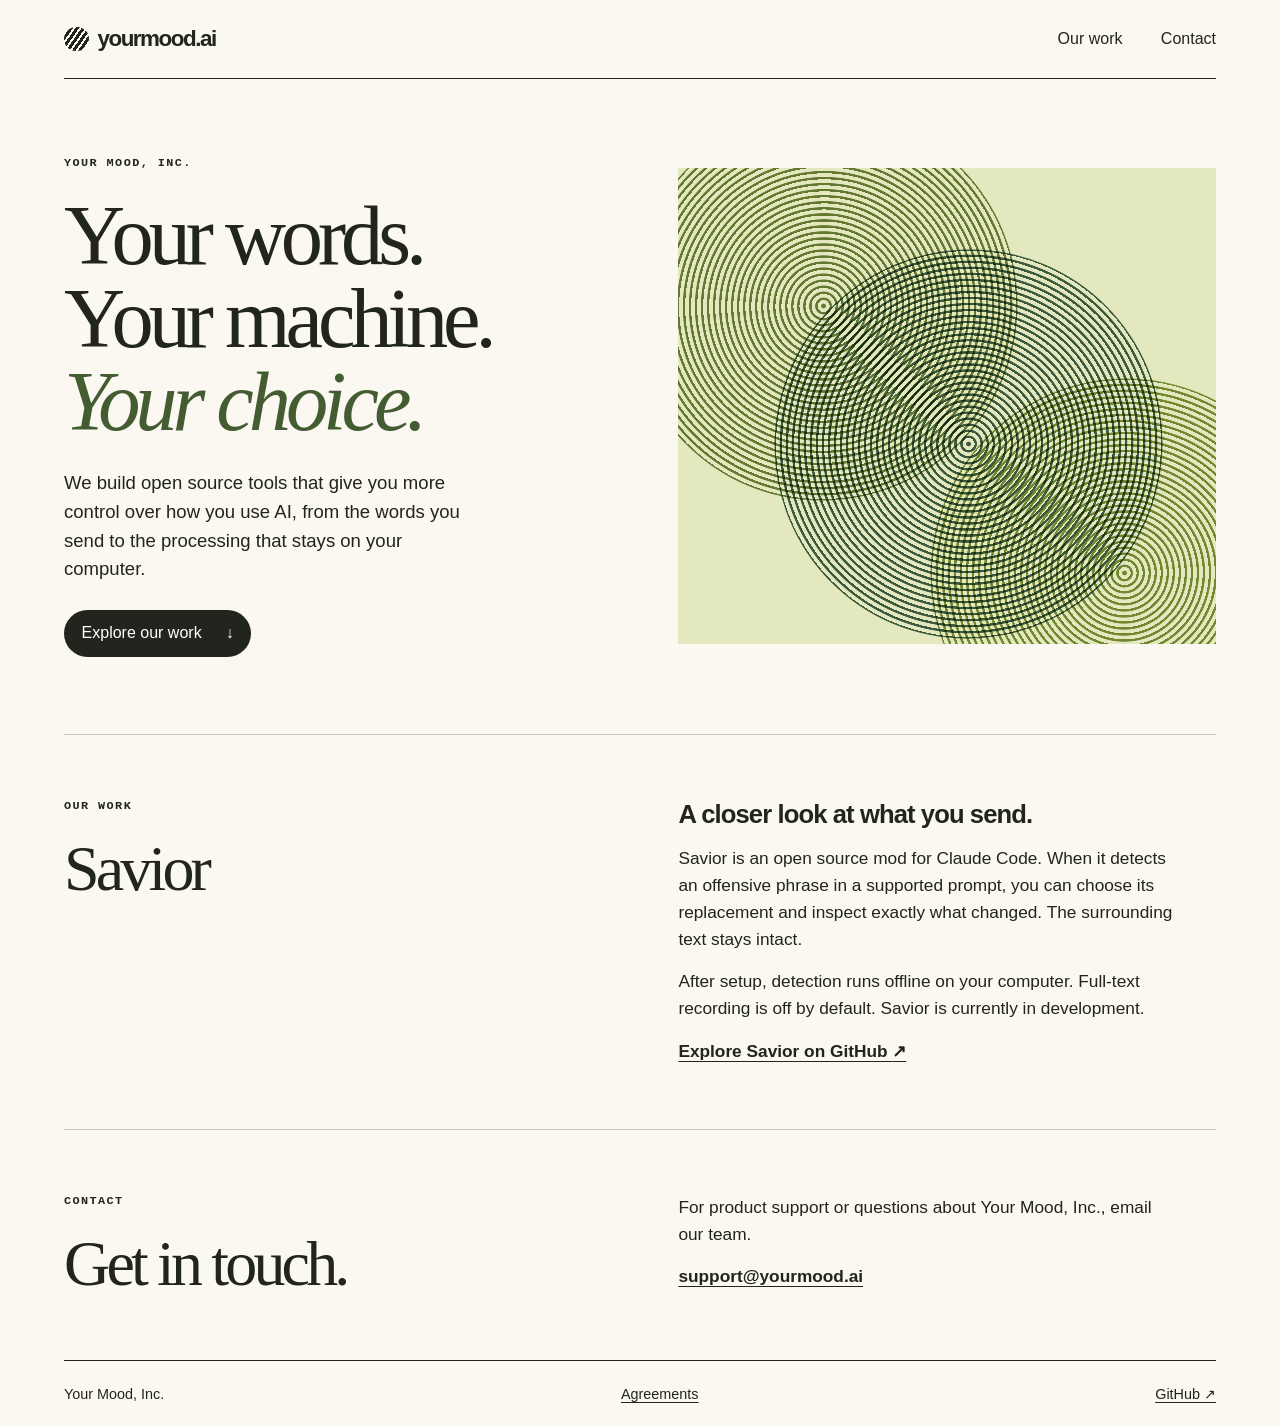
<file: index.html>
<!doctype html>
<html lang="en">
<head>
  <meta charset="utf-8">
  <meta name="viewport" content="width=device-width, initial-scale=1">
  <meta name="theme-color" content="#faf8f0">
  <meta name="description" content="Your Mood, Inc. builds open source tools that give people control over what they share with AI and what stays on their computer.">
  <link rel="canonical" href="https://yourmood.ai/">
  <link rel="stylesheet" href="style.css">
  <title>Your Mood, Inc. — Open source tools for personal agency</title>
</head>
<body>
  <a class="skip" href="#main">Skip to content</a>
  <header>
    <a class="brand" href="./"><i aria-hidden="true"></i>yourmood.ai</a>
    <nav aria-label="Main navigation"><a href="#work">Our work</a><a href="#contact">Contact</a></nav>
  </header>
  <main id="main">
    <section class="hero" aria-labelledby="headline">
      <div>
        <p class="label">Your Mood, Inc.</p>
        <h1 id="headline">Your words.<br>Your machine.<br><em>Your choice.</em></h1>
        <p class="intro">We build open source tools that give you more control over how you use AI, from the words you send to the processing that stays on your computer.</p>
        <a class="button" href="#work">Explore our work <span aria-hidden="true">↓</span></a>
      </div>
      <div class="print" aria-hidden="true"><div class="orbit one"></div><div class="orbit two"></div><div class="orbit three"></div></div>
    </section>
    <section class="row" id="work" aria-labelledby="project">
      <div><p class="label">Our work</p><h2 id="project">Savior</h2></div>
      <div class="details"><h3>A closer look at what you send.</h3>
        <p>Savior is an open source mod for Claude Code. When it detects an offensive phrase in a supported prompt, you can choose its replacement and inspect exactly what changed. The surrounding text stays intact.</p>
        <p>After setup, detection runs offline on your computer. Full-text recording is off by default. Savior is currently in development.</p>
        <a href="https://github.com/yourmoodai/savior">Explore Savior on GitHub <span aria-hidden="true">↗</span></a>
      </div>
    </section>
    <section class="row" id="contact" aria-labelledby="contact-title">
      <div><p class="label">Contact</p><h2 id="contact-title">Get in touch.</h2></div>
      <div class="details"><p>For product support or questions about Your Mood, Inc., email our team.</p>
        <a href="mailto:support@yourmood.ai">support@yourmood.ai</a>
      </div>
    </section>
  </main>
  <footer><span>Your Mood, Inc.</span><a href="/legal/">Agreements</a><a href="https://github.com/yourmoodai">GitHub <span aria-hidden="true">↗</span></a></footer>
</body>
</html>
</file>
<file: style.css>
:root {
  color-scheme: light;
  --paper: #faf8f0;
  --ink: #21251d;
  --green: #435c32;
  --rule: #c3c5b7;
  font: 100%/1.55 "Helvetica Neue", Arial, sans-serif;
  background: var(--paper);
  color: var(--ink);
}
* { box-sizing: border-box; }
body { max-width: 98rem; margin: auto; padding: 0 clamp(1.25rem, 5vw, 5.5rem); }
a { color: inherit; text-underline-offset: .24em; }
a:hover { color: var(--green); }
a:focus-visible { outline: 3px solid #556cb2; outline-offset: 5px; }
.skip { position: absolute; left: 1rem; top: -5rem; padding: .5rem 1rem; background: white; z-index: 2; }
.skip:focus { top: .5rem; }
header, footer, nav, .brand, .button { display: flex; align-items: center; }
header, footer { justify-content: space-between; padding: 1.35rem 0; }
header { border-bottom: 1px solid var(--ink); }
nav { gap: clamp(1rem, 3vw, 3rem); }
nav a, .brand, .button { text-decoration: none; }
nav a:hover { text-decoration: underline; }
.brand { gap: .55rem; font-size: 1.4rem; font-weight: 700; letter-spacing: -.065em; }
.brand i { width: 1.1em; height: 1.1em; border-radius: 50%; background: repeating-linear-gradient(125deg,var(--ink) 0 3px,transparent 3px 5px); }
.hero, .row { display: grid; grid-template-columns: 1fr 1fr; gap: clamp(2rem, 6vw, 6rem); }
.hero { align-items: center; padding: clamp(3rem, 6vw, 6rem) 0; }
.label { font: 600 .74rem/1.3 ui-monospace, monospace; letter-spacing: .12em; text-transform: uppercase; margin: 0 0 1.5rem; }
h1, h2 { font-family: Georgia, "Times New Roman", serif; line-height: .98; font-weight: 400; letter-spacing: -.06em; margin: 0; }
h1 { font-size: clamp(3.3rem, 6.6vw, 6.8rem); }
h1 em { color: var(--green); }
.intro { font-size: clamp(1rem, 1.45vw, 1.3rem); max-width: 39ch; margin: 1.6rem 0; }
.button { width: fit-content; gap: 1.5rem; padding: .7rem 1.1rem; border-radius: 2rem; color: white; background: var(--ink); }
.button:hover { background: var(--green); color: white; }
/* Three overlapping contour fields form the print without loading an image. */
.print { aspect-ratio: 1.13; isolation: isolate; position: relative; overflow: hidden; background: #e3e8bf; }
.orbit { position: absolute; width: 72%; height: 82%; border-radius: 50%; background: repeating-radial-gradient(ellipse at center, var(--line) 0 2px, transparent 2.7px 6px); transform: rotate(34deg); mix-blend-mode: multiply; }
.one { --line: #718443; top: -12%; left: -9%; }
.two { --line: #426250; top: 17%; left: 18%; }
.three { --line: #81933f; top: 44%; left: 47%; }
.row { border-top: 1px solid var(--rule); padding: clamp(2.5rem, 5vw, 5rem) 0; }
h2 { font-size: clamp(3rem, 5vw, 5rem); }
h3 { font-size: clamp(1.4rem, 2vw, 2rem); letter-spacing: -.035em; line-height: 1.2; margin: 0 0 1rem; }
.details { max-width: 52ch; font-size: 1.08rem; }
.details p { margin: 0 0 1rem; }
.details a { font-weight: 600; }
footer { border-top: 1px solid var(--ink); font-size: .9rem; }
@media (max-width: 45rem) {
  .hero, .row { grid-template-columns: 1fr; gap: 1.75rem; }
  .print { aspect-ratio: 1.9; }
  .label { margin-bottom: 1rem; }
  nav { font-size: .9rem; }
}

.legal { max-width: 52rem; margin-inline: auto; padding: 3rem 0 5rem; }
.legal h1 { font-size: clamp(2.5rem, 6vw, 4rem); line-height: 1.1; }
.legal h2 { font: 600 1.35rem/1.3 "Helvetica Neue", Arial, sans-serif; letter-spacing: -.02em; margin: 2.5rem 0 1rem; }
.legal p, .legal li { line-height: 1.75; overflow-wrap: anywhere; }
.legal label { display: block; margin-block: 1rem; }
.legal input:not([type=checkbox]), .legal select { display: block; padding: .6rem; width: min(100%, 28rem); font: inherit; }
.legal button { padding: .75rem 1rem; font: inherit; cursor: pointer; }
.legal [hidden] { display: none; }
.legal #status { padding: 1rem; border: 1px solid var(--rule); }
.legal table { border-collapse: collapse; width: 100%; }
.legal th, .legal td { border-bottom: 1px solid var(--rule); padding: .6rem; text-align: left; }
@media (max-width: 45rem) { footer { flex-wrap: wrap; gap: 1rem; } }
@media print { .legal { max-width: none; padding: 1rem 0; } .legal h1 { font-size: 2rem; } }
</file>
